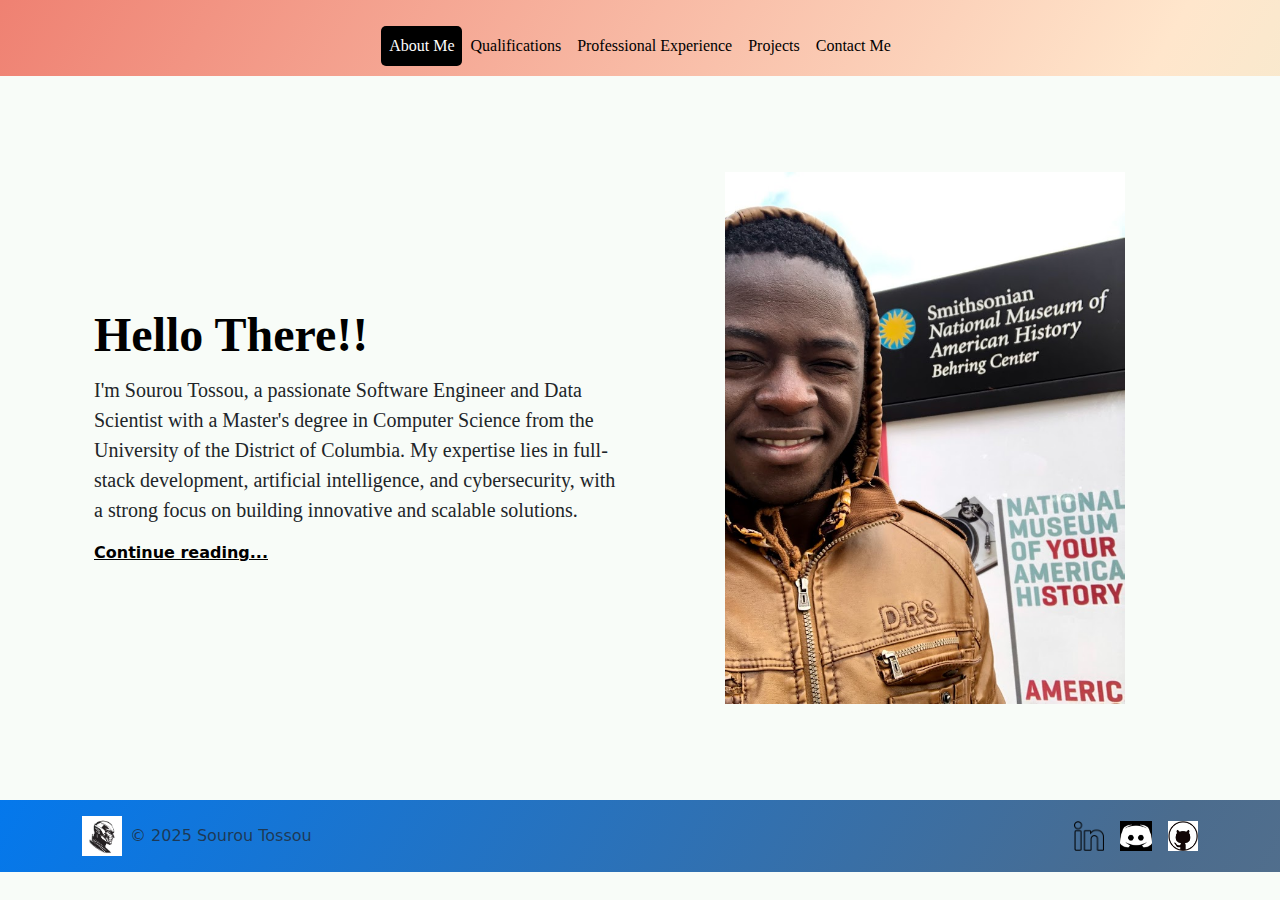
<file: index.html>
<!DOCTYPE html>
<html lang="en">
    <head>
        <meta charset="UTF-8">
        <meta name="viewport" content="width=device-width, initial-scale=1.0">
        <title>About Me</title>
        <link href="https://cdn.jsdelivr.net/npm/bootstrap@5.3.3/dist/css/bootstrap.min.css" rel="stylesheet" integrity="sha384-QWTKZyjpPEjISv5WaRU9OFeRpok6YctnYmDr5pNlyT2bRjXh0JMhjY6hW+ALEwIH" crossorigin="anonymous">
        <link rel="stylesheet" href="./styles.css">
        <script src="https://cdn.jsdelivr.net/npm/bootstrap@5.3.3/dist/js/bootstrap.bundle.min.js" integrity="sha384-YvpcrYf0tY3lHB60NNkmXc5s9fDVZLESaAA55NDzOxhy9GkcIdslK1eN7N6jIeHz" crossorigin="anonymous"></script>
    </head>
    <body>
      
        <!-- Header -->

          <section class="gradient-background">
            <nav class="navbar navbar-expand-lg">
              <div class="container">
                <button class="navbar-toggler" type="button" data-bs-toggle="collapse" data-bs-target="#navbarNavlightDropdown" 
                        aria-controls="navbarNavlightDropdown" aria-expanded="false" aria-label="Toggle navigation">
                  <span class="navbar-toggler-icon"></span>
                </button>
                
                <!-- Centered Navbar -->
                <div class="collapse navbar-collapse justify-content-center" id="navbarNavlightDropdown">
                  <ul class="navbar-nav text-center pt-3">
                    
                    <li class="nav-item">
                      <a href="#" class="nav-link btn btn-primary active" aria-current="page">About Me</a>
                    </li>
                    
                    <li class="nav-item">
                      <a href="./Skills_Achievements _Certifications_2.html" class="nav-link btn btn-outline-primary">Qualifications</a>
                    </li>
          
                    <li class="nav-item">
                      <a href="./Professional_Experience_3.html" class="nav-link btn btn-outline-primary">Professional Experience</a>
                    </li>
          
                    <li class="nav-item">
                      <a href="./Projects_4.html" class="nav-link btn btn-outline-primary">Projects</a>
                    </li>
          
                    <li class="nav-item">
                      <a href="./Contact_5.html" class="nav-link btn btn-outline-primary">Contact Me</a>
                    </li>
          
                  </ul>
                </div>
              </div>
            </nav>
          </section>
          
          


        <!-- </section> -->

        <!-- Introductory -->
        <section class="intro">
            <div class="container col-xxl-8 px-4 py-5">
                <div class="row flex-lg-row-reverse align-items-center g-5 py-5">
                  <div class="col-10 col-sm-12 col-lg-6">
                    <img src="./Attachments/Profile.jpg" class="d-block mx-lg-auto img-fluid" alt="Bootstrap Themes" width="400" height="200" loading="lazy">
                  </div>
                  <div class="col-lg-6">
                    <h1 class="display-5 fw-bold text-body-emphasis lh-1 mb-3">Hello There!!</h1>
                
                    <!-- First paragraph (always visible) -->
                    <p class="lead">
                      I'm Sourou Tossou, a passionate Software Engineer and Data Scientist with a Master's 
                      degree in Computer Science from the University of the District of Columbia. My expertise 
                      lies in full-stack development, artificial intelligence, and cybersecurity, with a strong 
                      focus on building innovative and scalable solutions. 
                    </p>
                
                    <!-- Hidden paragraph (collapsible) -->
                    <div class="collapse" id="moreContent">
                      <p class="lead">
                        I have developed projects ranging from AI-driven sentiment analysis to deep learning-based 
                        mobile threat detection and full-stack web applications. With experience in Python, Java, 
                        JavaScript, Flask, React, AWS, and NLP, I thrive at the intersection of software development 
                        and cutting-edge AI technologies. Beyond coding, I enjoy mentoring students and collaborating 
                        on research that pushes technological boundaries. Explore my work and let's create something 
                        impactful together!!! <span style='font-size:20px;'>&#128521;</span>
                      </p>
                    </div>
                
                    <!-- Continue Reading Button -->
                    <a class="text-body-emphasis fw-bold" data-bs-toggle="collapse" href="#moreContent" role="button" aria-expanded="false" aria-controls="moreContent">
                      Continue reading...
                    </a>
                  </div>
                </div>
              </div>
        </section> 


        <!--Footer-->
        <section class="footer gradient-background-footer">
          <div class="container">
            <footer class="d-flex flex-wrap justify-content-between align-items-center py-3">
              <div class="col-md-4 d-flex align-items-center">
                <a href="/" class="mb-3 me-2 mb-md-0 text-body-secondary text-decoration-none lh-1">
                  <img src="./Attachments/my_logo.png" alt="My Logo" height="40px">
                </a>
                <span class="mb-3 mb-md-0 text-body-secondary">© 2025 Sourou Tossou</span>
              </div>
          
              <ul class="nav col-md-4 justify-content-end list-unstyled d-flex">
                <li class="ms-3"><a class="text-body-secondary" href="https://www.linkedin.com/in/sourou-tossou-9b07b41a2/"><img src="./Attachments/linkedIn logo.png" alt="linkedIn" height="30px"></a></li>
                <li class="ms-3"><a class="text-body-secondary" href="https://discord.com/"target="_blank"><img src="./Attachments/discord_logo.png" alt="discord" height="30px"></a></li>
                <li class="ms-3"><a class="text-body-secondary" href="https://github.com/s0ur0u"><img src="./Attachments/github logo.png" alt="github" height="30px"></a></li>
              </ul>
            </footer>
          </div>
        </section>
    </body>
</html>
</file>
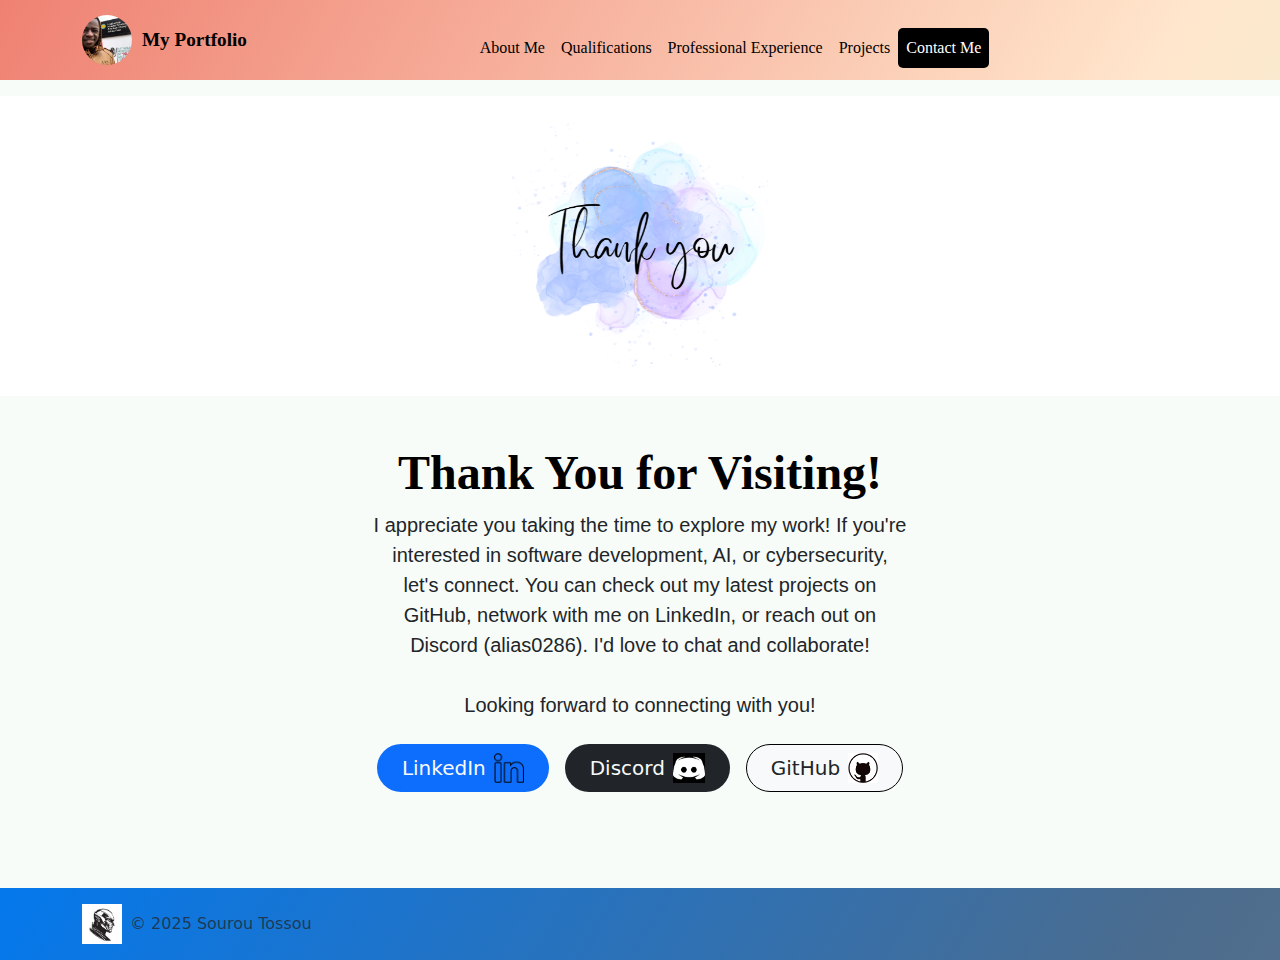
<file: Contact_5.html>
<!DOCTYPE html>
<html lang="en">
    <head>
        <meta charset="UTF-8">
        <meta name="viewport" content="width=device-width, initial-scale=1.0">
        <title>Contact Me</title>
        <link href="https://cdn.jsdelivr.net/npm/bootstrap@5.3.3/dist/css/bootstrap.min.css" rel="stylesheet" integrity="sha384-QWTKZyjpPEjISv5WaRU9OFeRpok6YctnYmDr5pNlyT2bRjXh0JMhjY6hW+ALEwIH" crossorigin="anonymous">
        <link rel="stylesheet" href="./styles.css">
    </head>

    <body>
        <section class="gradient-background">
            <nav class="navbar navbar-expand-lg">
              <div class="container">

                <!-- Left: Profile Picture & Logo -->
                <a class="navbar-brand" href="./index.html">
                    <img src="./Attachments/Profile.jpg" alt="Profile Picture">
                    <span>My Portfolio</span> <!-- Show logo only in large screens -->
                </a>

                <button class="navbar-toggler" type="button" data-bs-toggle="collapse" data-bs-target="#navbarNavlightDropdown" aria-controls="navbarNavlightDropdown" aria-expanded="false" aria-label="Toggle navigation">
                    <img src="./Attachments/Profile.jpg" alt="Profile Picture">
                  </button>
                
                <!-- Centered Navbar -->
                <div class="collapse navbar-collapse justify-content-center" id="navbarNavlightDropdown">
                  <ul class="navbar-nav text-center pt-3">
                        
                        <li class="nav-item">
                            <a href="./index.html" class="nav-link btn btn-outline-primary">About Me</a>
                        </li>
                        
                        <li class="nav-item">
                            <a href="./Skills_Achievements _Certifications_2.html" class="nav-link btn btn-outline-primary">Qualifications</a>
                            </li>
                
                        <li class="nav-item">
                            <a href="./Professional_Experience_3.html" class="nav-link btn btn-outline-primary">Professional Experience</a>
                        </li>
                
                        <li class="nav-item">
                            <a href="./Projects_4.html" class="nav-link btn btn-outline-primary">Projects</a>
                        </li>
                
                        <li class="nav-item">
                            <a href="#" class="nav-link btn btn-primary active" aria-current="page">Contact Me</a>
                        </li>
                
                        </ul>
                    </div>
                </div>
            </nav>
        </section>


        <!--Thank You caroussel-->
        <section>
          <div class="bd-example my-3 border-0 carou-note">
            <div id="carouselExampleSlidesOnly" class="carousel slide" data-bs-ride="carousel">
              <div class="carousel-inner text-center">
                <div class="carousel-item active">
                  <img src="./Attachments/thanks_1.jpg" class="d-block mx-auto" alt="Thanks 1" width="400" height="300">
                </div>
                <div class="carousel-item">
                  <img src="./Attachments/thanks_2.jpg" class="d-block mx-auto" alt="Thanks 2" width="400" height="300">
                </div>
                <div class="carousel-item">
                  <img src="./Attachments/thanks_3.jpg" class="d-block mx-auto" alt="Thanks 3" width="400" height="300">
                </div>
              </div>
              
              <!-- Optional: Navigation Controls -->

              <button class="carousel-control-prev" type="button" data-bs-target="#carouselExampleSlidesOnly" data-bs-slide="prev">
                <span class="carousel-control-prev-icon" aria-hidden="true"></span>
                <span class="visually-hidden">Previous</span>
              </button>
              <button class="carousel-control-next" type="button" data-bs-target="#carouselExampleSlidesOnly" data-bs-slide="next">
                <span class="carousel-control-next-icon" aria-hidden="true"></span>
                <span class="visually-hidden">Next</span>
              </button>
            </div>
          </div>
        </section>
        
                <!--Thank You caroussel-->
        <section>
          <div class="container">
            <div class="px-4 pb-5 my-5 text-center">
              <h2 class="display-5 fw-bold text-body-emphasis">Thank You for Visiting!</h2>
              <div class="col-lg-6 mx-auto">
                <p class="lead mb-4" style="font-family: 'Poppins', sans-serif">
                  I appreciate you taking the time to explore my work! If you're interested 
                  in software development, AI, or cybersecurity, let's connect. You can check 
                  out my latest projects on <b>GitHub</b>, network with me on <b>LinkedIn</b>, or reach out 
                  on <b>Discord (alias0286)</b>. I'd love to chat and collaborate!
                  <br><br>
                  Looking forward to connecting with you!                
                </p>
                
                <div class="d-grid gap-3 d-sm-flex justify-content-sm-center">
                  <a href="https://www.linkedin.com/in/sourou-tossou-9b07b41a2/" 
                      class="btn bg-primary text-light d-inline-flex align-items-center btn-lg px-4 rounded-pill">
                    LinkedIn 
                    <img class="ms-2" src="./Attachments/linkedIn logo.png" alt="LinkedIn" height="30px">
                  </a>
                  
                  <a href="https://discord.com/" 
                      class="btn bg-dark text-light d-inline-flex align-items-center btn-lg px-4 rounded-pill">
                    Discord 
                    <img class="ms-2" src="./Attachments/discord_logo.png" alt="Discord" height="30px">
                  </a>
                  
                  <a href="https://github.com/s0ur0u" 
                      class="btn border-black bg-light text-dark d-inline-flex align-items-center btn-lg px-4 rounded-pill">
                    GitHub 
                    <img class="ms-2" src="./Attachments/github logo.png" alt="GitHub" height="30px">
                  </a>
                </div>
              </div>
            </div>
          </div>
        </section>
                

        <!--Footer-->
        <section class="footer gradient-background-footer">
            <div class="container">
              <footer class="d-flex flex-wrap justify-content-between align-items-center py-3">
                <div class="col-md-4 d-flex align-items-center">
                  <a href="/" class="mb-3 me-2 mb-md-0 text-body-secondary text-decoration-none lh-1">
                    <img src="./Attachments/my_logo.png" alt="My Logo" height="40px">
                  </a>
                  <span class="mb-3 mb-md-0 text-body-secondary">© 2025 Sourou Tossou</span>
                </div>
              </footer>
            </div>
          </section>
    </body>
    <script src="https://cdn.jsdelivr.net/npm/bootstrap@5.3.3/dist/js/bootstrap.bundle.min.js" integrity="sha384-YvpcrYf0tY3lHB60NNkmXc5s9fDVZLESaAA55NDzOxhy9GkcIdslK1eN7N6jIeHz" crossorigin="anonymous"></script>
</html>
</file>
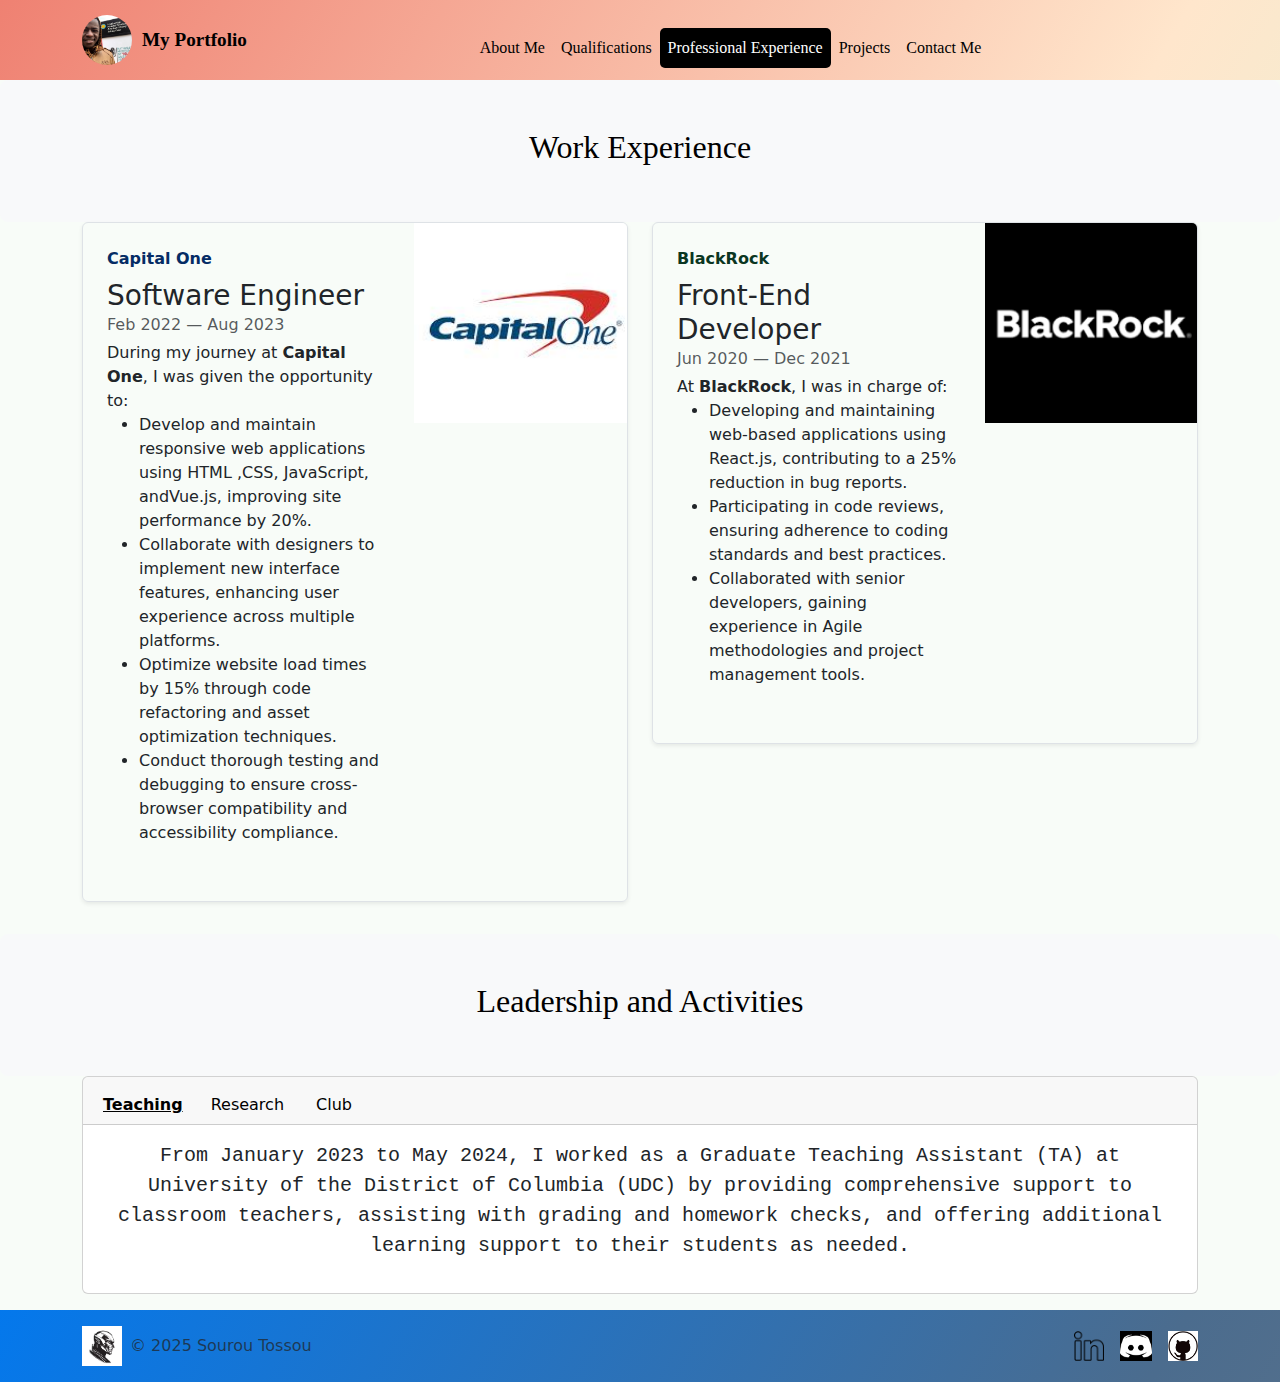
<file: Professional_Experience_3.html>
<!DOCTYPE html>
<html lang="en">
    <head>
        <meta charset="UTF-8">
        <meta name="viewport" content="width=device-width, initial-scale=1.0">
        <title>Professional Experience</title>
        <link href="https://cdn.jsdelivr.net/npm/bootstrap@5.3.3/dist/css/bootstrap.min.css" rel="stylesheet" integrity="sha384-QWTKZyjpPEjISv5WaRU9OFeRpok6YctnYmDr5pNlyT2bRjXh0JMhjY6hW+ALEwIH" crossorigin="anonymous">
        <link rel="stylesheet" href="./styles.css">
    </head>
    <body>

        <!-- Header -->

        <section class="gradient-background">
          <nav class="navbar navbar-expand-lg">
            <div class="container">

              <!-- Left: Profile Picture & Logo -->
              <a class="navbar-brand" href="./index.html">
                  <img src="./Attachments/Profile.jpg" alt="Profile Picture">
                  <span>My Portfolio</span> <!-- Show logo only in large screens -->
              </a>

              <button class="navbar-toggler" type="button" data-bs-toggle="collapse" data-bs-target="#navbarNavlightDropdown" aria-controls="navbarNavlightDropdown" aria-expanded="false" aria-label="Toggle navigation">
                  <img src="./Attachments/Profile.jpg" alt="Profile Picture">
                </button>
              
              <!-- Centered Navbar -->
              <div class="collapse navbar-collapse justify-content-center" id="navbarNavlightDropdown">
                <ul class="navbar-nav text-center pt-3">
                    
                    <li class="nav-item">
                        <a href="./index.html" class="nav-link btn btn-outline-primary">About Me</a>
                    </li>
                    
                    <li class="nav-item">
                        <a href="./Skills_Achievements _Certifications_2.html" class="nav-link btn btn-outline-primary">Qualifications</a>
                      </li>
          
                    <li class="nav-item">
                        <a href="#" class="nav-link btn btn-primary active" aria-current="page">Professional Experience</a>
                    </li>
          
                    <li class="nav-item">
                      <a href="./Projects_4.html" class="nav-link btn btn-outline-primary">Projects</a>
                    </li>
          
                    <li class="nav-item">
                      <a href="./Contact_5.html" class="nav-link btn btn-outline-primary">Contact Me</a>
                    </li>
          
                  </ul>
                </div>
              </div>
            </nav>
          </section>


        <!--Work Experience-->
        <section>
          <div class="p-5 text-center bg-body-tertiary rounded-3">
              <h2 class="text-body-emphasis">Work Experience</h2>
          </div>

          <div class="container">
            <div class="row mb-2">
              <div class="col-md-6">
                <div class="row g-0 border rounded overflow-hidden flex-md-row mb-4 shadow-sm h-md-250 position-relative">
                  <div class="col p-4 d-flex flex-column position-static">
                    <strong class="d-inline-block mb-2 text-primary-emphasis">Capital One</strong>
                    <h3 class="mb-0">Software Engineer</h3>
                    <div class="mb-1 text-body-secondary">Feb 2022 — Aug 2023</div>
                    <p class="card-text mb-auto">
                      During my journey at <b>Capital One</b>, I was given the opportunity to: 
                      <ul>
                        <li>Develop and maintain responsive web applications using HTML ,CSS, JavaScript, andVue.js, improving site performance by 20%.</li>
                        <li>Collaborate with designers to implement new interface features, enhancing user experience across multiple platforms.</li>
                        <li>Optimize website load times by 15% through code refactoring and asset optimization techniques.</li>
                        <li>Conduct thorough testing and debugging to ensure cross-browser compatibility and accessibility compliance.</li>
                      </ul>
                    </p>
                  </div>
                  <div class="col-auto d-none d-lg-block">
                    <img src="./Attachments/CapitalOne Logo.jpg" alt="Capita One Bank" height="200">
                  </div>
                </div>
              </div>

              <div class="col-md-6">
                <div class="row g-0 border rounded overflow-hidden flex-md-row mb-4 shadow-sm h-md-250 position-relative">
                  <div class="col p-4 d-flex flex-column position-static">
                    <strong class="d-inline-block mb-2 text-success-emphasis">BlackRock</strong>
                    <h3 class="mb-0">Front-End Developer</h3>
                    <div class="mb-1 text-body-secondary">Jun 2020 — Dec 2021</div>
                    <p class="card-text mb-auto">
                      At <b>BlackRock</b>, I was in charge of: 
                      <ul>
                        <li>Developing and maintaining web-based applications using React.js, contributing to a 25% reduction in bug reports.</li>
                        <li>Participating in code reviews, ensuring adherence to coding standards and best practices.</li>
                        <li> Collaborated with senior developers, gaining experience in Agile methodologies and project management tools.</li>
                      </ul>
                    </p>                  
                  </div>
                  <div class="col-auto d-none d-lg-block">
                    <img src="./Attachments/BlackRock logo.png" height= "200" alt="BlackRock logo">
                  </div>
                </div>
              </div>
            </div>
          </div>
        </section>

                <!--Leadership and Activities-->
        <section>
          <div class="p-5 text-center bg-body-tertiary rounded-3">
            <h2 class="text-body-emphasis">Leadership and Activities</h2>
          </div>
          <div class="container mb-3">
            <div class="card text-center">
              <div class="card-header">
                <ul class="nav nav-tabs card-header-tabs" id="myTab" role="tablist">
                  <li class="nav-item">
                    <button class="nav-link active" data-bs-toggle="tab" data-bs-target="#content1" type="button">Teaching</button>
                  </li>
                  <li class="nav-item">
                    <button class="nav-link" data-bs-toggle="tab" data-bs-target="#content2" type="button">Research</button>
                  </li>
                  <li class="nav-item">
                    <button class="nav-link" data-bs-toggle="tab" data-bs-target="#content3" type="button">Club</button>
                  </li>
                </ul>
              </div>
              <!-- Card Content -->
              <div class="card-body">
                <div class="tab-content">
                  <div class="tab-pane fade show active" id="content1">
                    <p class="lead">
                      From January 2023 to May 2024, I worked as a Graduate Teaching Assistant (TA) at University of the District of Columbia (UDC) 
                      by providing comprehensive support to classroom teachers, assisting with grading and homework checks, and offering additional
                      learning support to their students as needed.                    
                    </p>
                  </div>
                  <div class="tab-pane fade" id="content2">
                    <p class="lead">
                      From January 2021 to May 2021, I worked as an Undergraduate Research Assistant (URA) at UDC while collecting and analyzing data 
                      for an NSF-funded project and collaborated on implementing a mortality prediction model using Python, Tableau, and Rapid Minor. 
                      Our project received a recognition from the NSF following its presentation.
                    </p>
                  </div>
                  <div class="tab-pane fade" id="content3">
                    <p class="lead">
                      My involvement in multiple leadership and community engagement activities such as the National Society of Black Engineers (NSBE) 
                      has strengthened my ability to inspire teams and drive impactful projects. I actively contribute to tech communities and volunteer 
                      in initiatives that empower underrepresented individuals in STEM.
                    </p>
                  </div>
                </div>
              </div>
            </div>
          </div>
        </section>

        <!--Footer-->
        <section class="footer gradient-background-footer">
          <div class="container">
            <footer class="d-flex flex-wrap justify-content-between align-items-center py-3">
              <div class="col-md-4 d-flex align-items-center">
                <a href="/" class="mb-3 me-2 mb-md-0 text-body-secondary text-decoration-none lh-1">
                  <img src="./Attachments/my_logo.png" alt="My Logo" height="40px">
                </a>
                <span class="mb-3 mb-md-0 text-body-secondary">© 2025 Sourou Tossou</span>
              </div>
          
              <ul class="nav col-md-4 justify-content-end list-unstyled d-flex">
                <li class="ms-3"><a class="text-body-secondary" href="https://www.linkedin.com/in/sourou-tossou-9b07b41a2/"><img src="./Attachments/linkedIn logo.png" alt="linkedIn" height="30px"></a></li>
                <li class="ms-3"><a class="text-body-secondary" href="https://discord.com/"target="_blank"><img src="./Attachments/discord_logo.png" alt="discord" height="30px"></a></li>
                <li class="ms-3"><a class="text-body-secondary" href="https://github.com/s0ur0u"><img src="./Attachments/github logo.png" alt="github" height="30px"></a></li>
              </ul>
            </footer>
          </div>
        </section>
    </body>
    <script src="https://cdn.jsdelivr.net/npm/bootstrap@5.3.3/dist/js/bootstrap.bundle.min.js" integrity="sha384-YvpcrYf0tY3lHB60NNkmXc5s9fDVZLESaAA55NDzOxhy9GkcIdslK1eN7N6jIeHz" crossorigin="anonymous"></script>
</html>
</file>
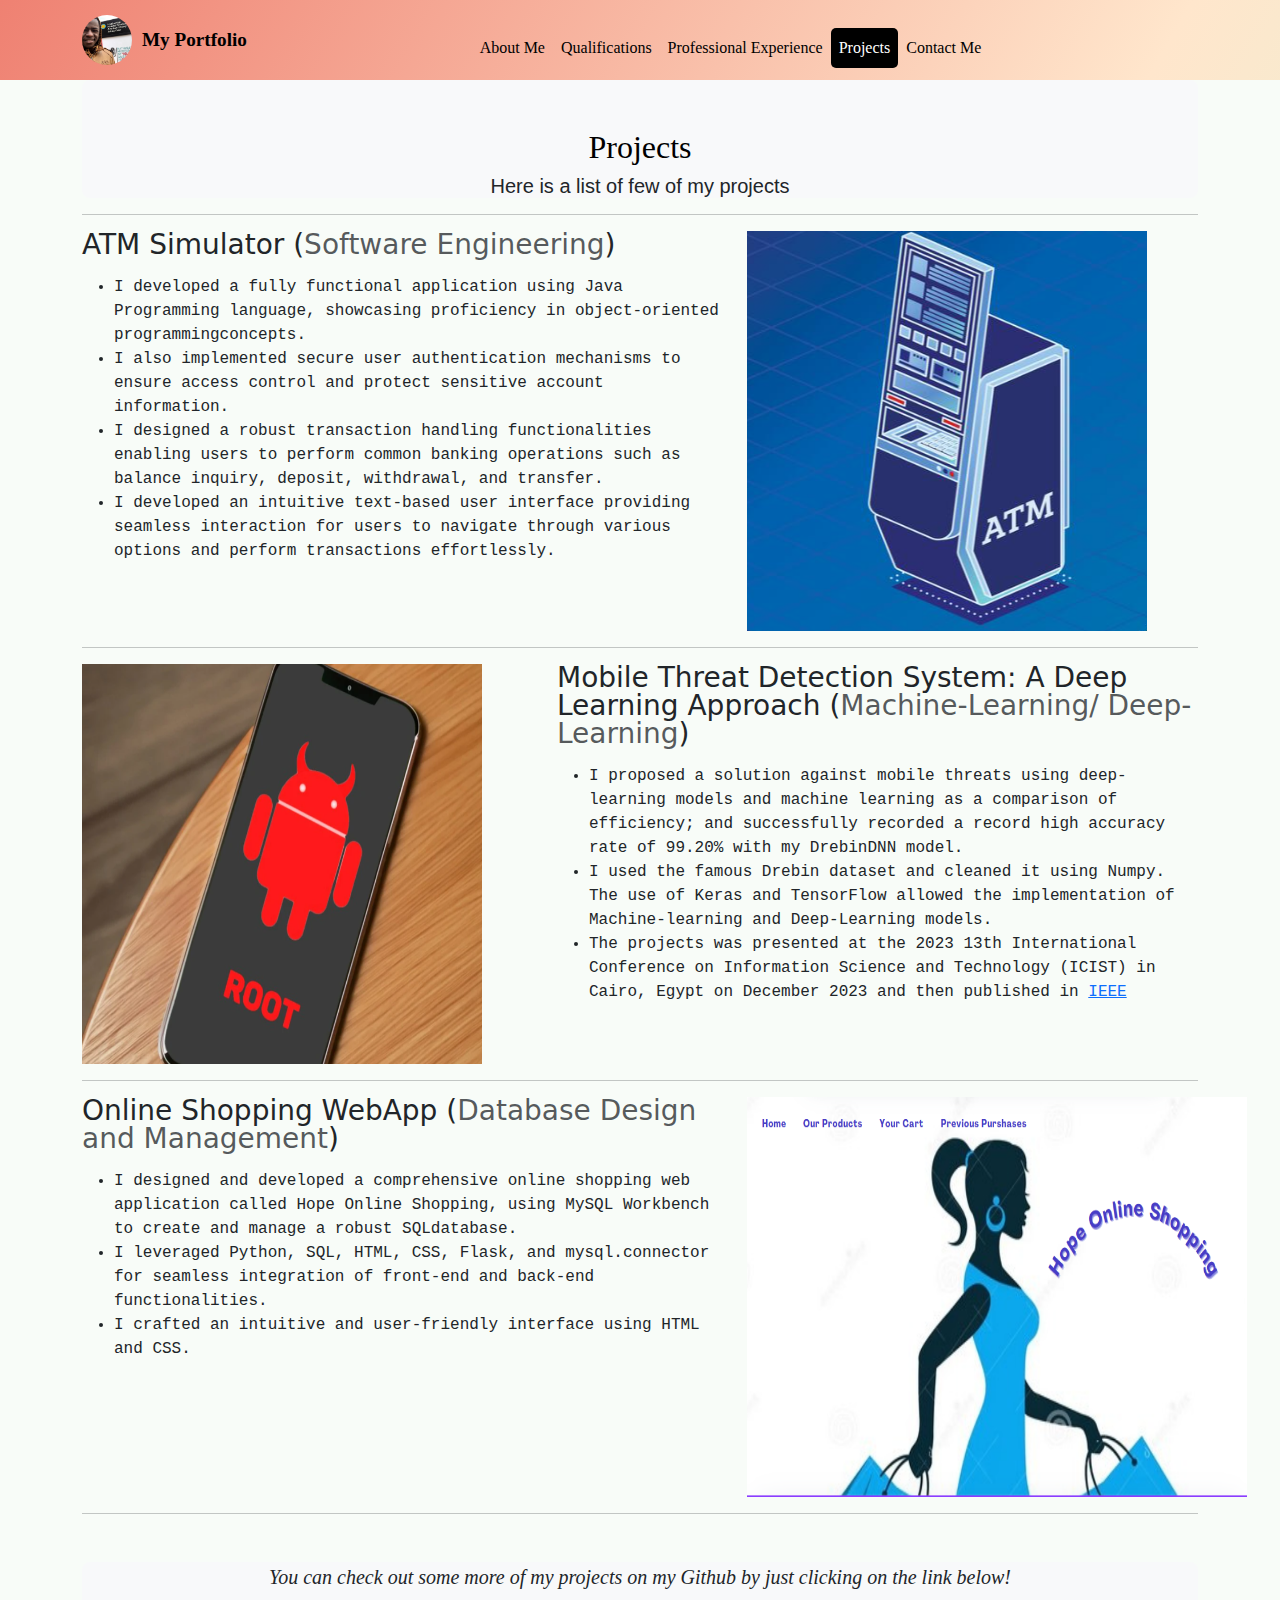
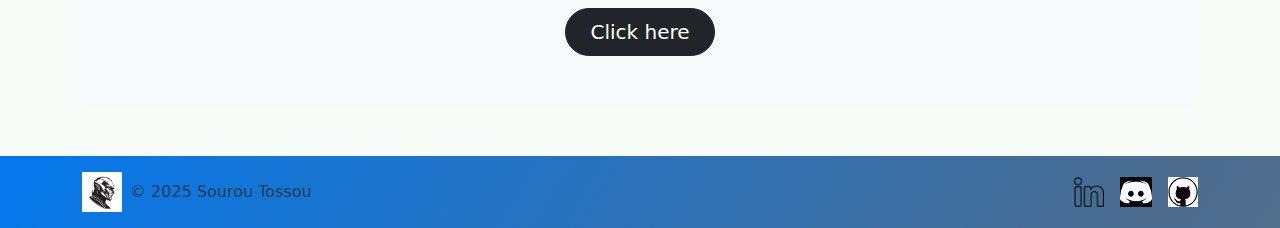
<file: Projects_4.html>
<!DOCTYPE html>
<html lang="en">
    <head>
        <meta charset="UTF-8">
        <meta name="viewport" content="width=device-width, initial-scale=1.0">
        <title>Projects</title>
        <link href="https://cdn.jsdelivr.net/npm/bootstrap@5.3.3/dist/css/bootstrap.min.css" rel="stylesheet" integrity="sha384-QWTKZyjpPEjISv5WaRU9OFeRpok6YctnYmDr5pNlyT2bRjXh0JMhjY6hW+ALEwIH" crossorigin="anonymous">
        <link rel="stylesheet" href="./styles.css">
    </head>
    <body>

      <!-- Header -->
        <section class="gradient-background">
            <nav class="navbar navbar-expand-lg">
              <div class="container">

                <!-- Left: Profile Picture & Logo -->
                <a class="navbar-brand" href="./index.html">
                    <img src="./Attachments/Profile.jpg" alt="Profile Picture">
                    <span>My Portfolio</span> <!-- Show logo only in large screens -->
                </a>

                <button class="navbar-toggler" type="button" data-bs-toggle="collapse" data-bs-target="#navbarNavlightDropdown" aria-controls="navbarNavlightDropdown" aria-expanded="false" aria-label="Toggle navigation">
                    <img src="./Attachments/Profile.jpg" alt="Profile Picture">
                  </button>
                
                <!-- Centered Navbar -->
                <div class="collapse navbar-collapse justify-content-center" id="navbarNavlightDropdown">
                  <ul class="navbar-nav text-center pt-3">
                        
                        <li class="nav-item">
                            <a href="./index.html" class="nav-link btn btn-outline-primary">About Me</a>
                        </li>
                        
                        <li class="nav-item">
                            <a href="./Skills_Achievements _Certifications_2.html" class="nav-link btn btn-outline-primary">Qualifications</a>
                            </li>
                
                        <li class="nav-item">
                            <a href="./Professional_Experience_3.html" class="nav-link btn btn-outline-primary">Professional Experience</a>
                        </li>
                
                        <li class="nav-item">
                            <a href="#" class="nav-link btn btn-primary active" aria-current="page">Projects</a>
                        </li>
                
                        <li class="nav-item">
                            <a href="./Contact_5.html" class="nav-link btn btn-outline-primary">Contact Me</a>
                        </li>
                
                        </ul>
                    </div>
                </div>
            </nav>
        </section>


        <!--Projects-->
        <section>
          <div class="container marketing">
            <div class="pt-5 text-center bg-body-tertiary rounded-3">
              <h2 class="text-body-emphasis">Projects</h2>
              <h5>Here is a list of few of my projects</h5>
            </div>
      
          <hr class="featurette-divider">
      
          <div class="row featurette">
            <div class="col-md-7">
              <h3 class="featurette-heading fw-normal lh-1">ATM Simulator (<span class="text-body-secondary">Software Engineering</span>)</h3>
              <p class="lead">
                <ul>
                  <li>I developed a fully functional application using Java Programming language, showcasing proficiency in object-oriented
                    programmingconcepts.</li>
                  <li>I also implemented secure user authentication mechanisms to ensure access control and protect sensitive account information.</li>
                  <li>I designed a robust transaction handling functionalities enabling users to perform common banking operations such as balance
                    inquiry, deposit, withdrawal, and transfer.</li>
                  <li>I developed an intuitive text-based user interface providing seamless interaction for users to navigate through various options and
                    perform transactions effortlessly.</li>
                </ul>
              </p>
            </div>
            <div class="col-md-5">
              <img src="./Attachments/ATM Simulator Image.PNG" alt="ATM" width="400" height="400">
              <!-- <svg class="bd-placeholder-img bd-placeholder-img-lg featurette-image img-fluid mx-auto" width="500" height="500" xmlns="http://www.w3.org/2000/svg" role="img" aria-label="Placeholder: 500x500" preserveAspectRatio="xMidYMid slice" focusable="false"><title>Placeholder</title><rect width="100%" height="100%" fill="var(--bs-secondary-bg)"></rect><text x="50%" y="50%" fill="var(--bs-secondary-color)" dy=".3em">500x500</text></svg> -->
            </div>
          </div>
      
          <hr class="featurette-divider">
      
          <div class="row featurette">
            <div class="col-md-7 order-md-2">
              <h3 class="featurette-heading fw-normal lh-1">Mobile Threat Detection System: A Deep Learning Approach (<span class="text-body-secondary">Machine-Learning/ Deep-Learning</span>)</h3>
              <p class="lead">
                <ul>
                  <li>I proposed a solution against mobile threats using deep-learning models and machine learning as a comparison of efficiency;
                    and successfully recorded a record high accuracy rate of 99.20% with my DrebinDNN model.</li>
                  <li>I used the famous Drebin dataset and cleaned it using Numpy. The use of Keras and TensorFlow allowed the implementation of
                    Machine-learning and Deep-Learning models.</li>
                  <li> The projects was presented at the 2023 13th International Conference on Information Science and Technology (ICIST) in Cairo, Egypt on
                    December 2023 and then published in <a href="https://ieeexplore.ieee.org/iel7/10366518/10366520/10367120.pdf">IEEE</a></li>
                </ul>            
              </p>
            </div>
            <div class="col-md-5 order-md-1">
              <img src="./Attachments/Mobile Threat Image.PNG" alt="mobile threat logo" width="400" height="400">
              <!-- <svg class="bd-placeholder-img bd-placeholder-img-lg featurette-image img-fluid mx-auto" width="500" height="500" xmlns="http://www.w3.org/2000/svg" role="img" aria-label="Placeholder: 500x500" preserveAspectRatio="xMidYMid slice" focusable="false"><title>Placeholder</title><rect width="100%" height="100%" fill="var(--bs-secondary-bg)"></rect><text x="50%" y="50%" fill="var(--bs-secondary-color)" dy=".3em">500x500</text></svg> -->
            </div>
          </div>
      
          <hr class="featurette-divider">
      
          <div class="row featurette">
            <div class="col-md-7">
              <h3 class="featurette-heading fw-normal lh-1">Online Shopping WebApp (<span class="text-body-secondary">Database Design and Management</span>)</h3>
              <p class="lead">
                <ul>
                  <li>I designed and developed a comprehensive online shopping web application called Hope Online Shopping, using MySQL Workbench to create and 
                    manage a robust SQLdatabase.</li>
                  <li>I leveraged Python, SQL, HTML, CSS, Flask, and mysql.connector for seamless integration of front-end and back-end functionalities.</li>
                  <li>I crafted an intuitive and user-friendly interface using HTML and CSS.</li>
                </ul>             
              </p>
            </div>
            <div class="col-md-5">
              <img src="./Attachments/Online Shopping Image.PNG" alt="mobile threat logo" width="500" height="400">
            </div>
          </div>
      
          <hr class="featurette-divider">
        </div>
        </section> 

      <!--Form more-->
      <div class="container my-5">
        <div class="pb-1 text-center bg-body-tertiary rounded-3">
          <p class="lead fst-italic">
            You can check out some more of my projects on my Github by just clicking on the link below!
          </p>
          <div class="d-inline-flex gap-2 mb-5">
            <a href="https://github.com/s0ur0u" class="btn btn-dark d-inline-flex align-items-center btn btn-dark btn-lg px-4 rounded-pill">
              Click here</a>
          </div>
        </div>
      </div>

        <!--Footer-->
        <section class="footer gradient-background-footer">
            <div class="container">
              <footer class="d-flex flex-wrap justify-content-between align-items-center py-3">
                <div class="col-md-4 d-flex align-items-center">
                  <a href="/" class="mb-3 me-2 mb-md-0 text-body-secondary text-decoration-none lh-1">
                    <img src="./Attachments/my_logo.png" alt="My Logo" height="40px">
                  </a>
                  <span class="mb-3 mb-md-0 text-body-secondary">© 2025 Sourou Tossou</span>
                </div>
            
                <ul class="nav col-md-4 justify-content-end list-unstyled d-flex">
                  <li class="ms-3"><a class="text-body-secondary" href="https://www.linkedin.com/in/sourou-tossou-9b07b41a2/"><img src="./Attachments/linkedIn logo.png" alt="linkedIn" height="30px"></a></li>
                  <li class="ms-3"><a class="text-body-secondary" href="https://discord.com/"target="_blank"><img src="./Attachments/discord_logo.png" alt="discord" height="30px"></a></li>
                  <li class="ms-3"><a class="text-body-secondary" href="https://github.com/s0ur0u"><img src="./Attachments/github logo.png" alt="github" height="30px"></a></li>
                </ul>
              </footer>
            </div>
          </section>
    </body>
    <script src="https://cdn.jsdelivr.net/npm/bootstrap@5.3.3/dist/js/bootstrap.bundle.min.js" integrity="sha384-YvpcrYf0tY3lHB60NNkmXc5s9fDVZLESaAA55NDzOxhy9GkcIdslK1eN7N6jIeHz" crossorigin="anonymous"></script>
</html>
</file>
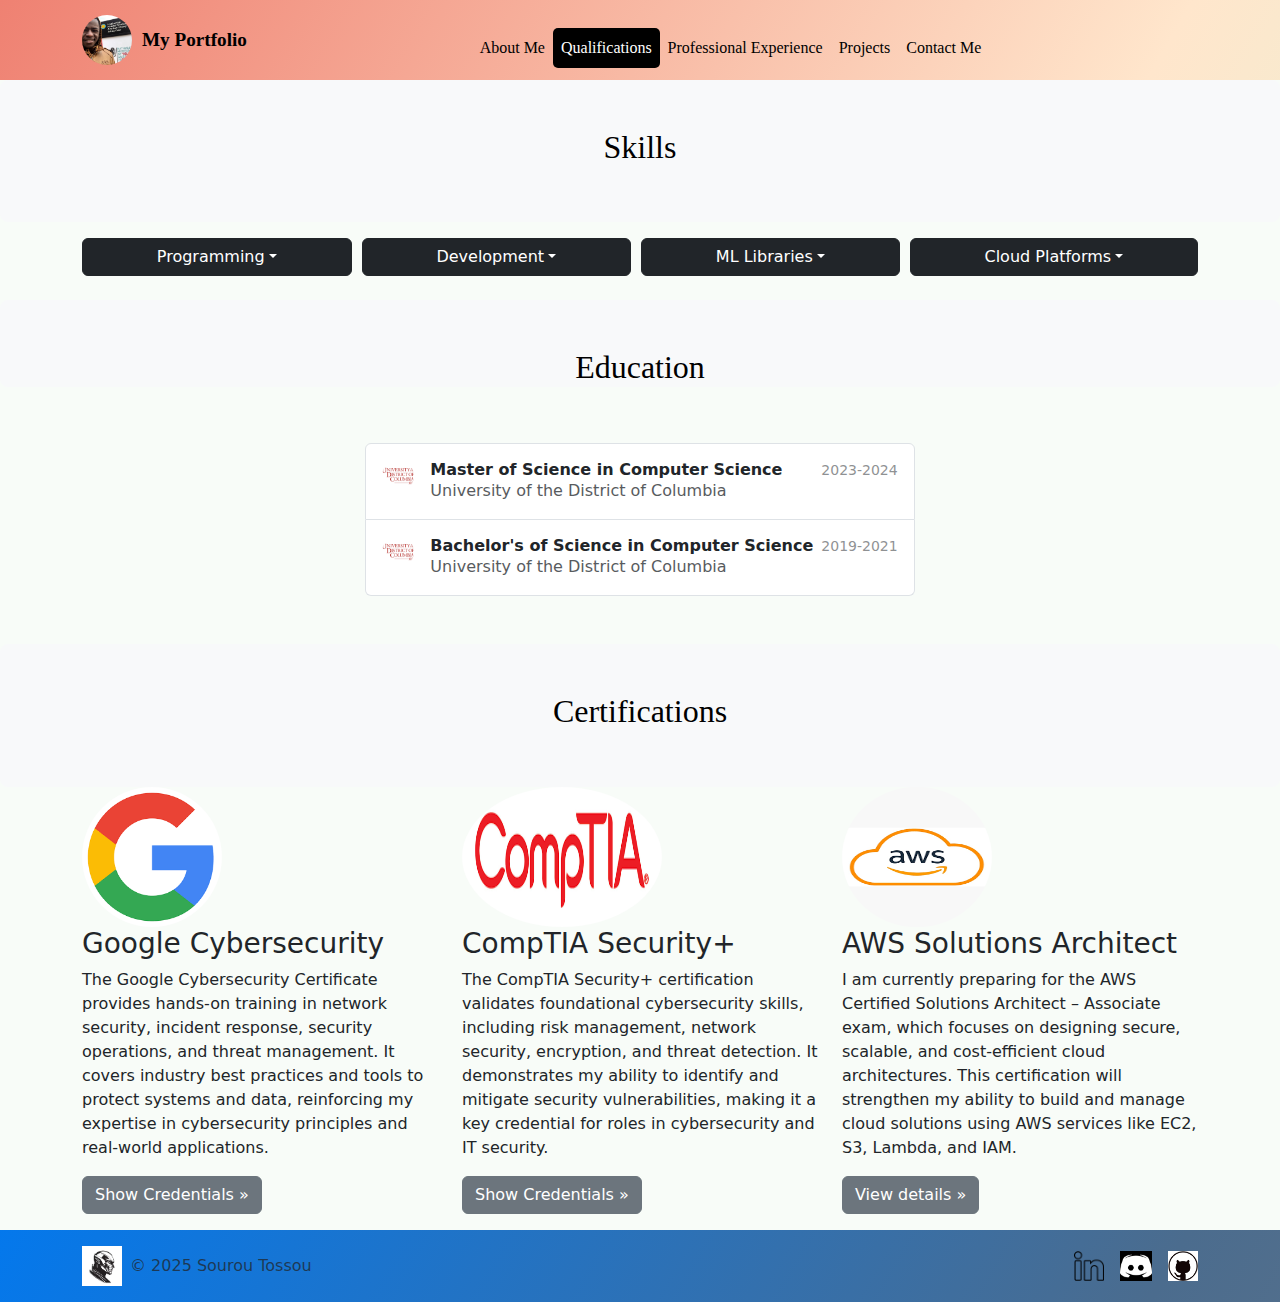
<file: Skills_Achievements _Certifications_2.html>
<!DOCTYPE html>
<html lang="en">
    <head>
        <meta charset="UTF-8">
        <meta name="viewport" content="width=device-width, initial-scale=1.0">
        <title>Qualifications</title>
        <link href="https://cdn.jsdelivr.net/npm/bootstrap@5.3.3/dist/css/bootstrap.min.css" rel="stylesheet" integrity="sha384-QWTKZyjpPEjISv5WaRU9OFeRpok6YctnYmDr5pNlyT2bRjXh0JMhjY6hW+ALEwIH" crossorigin="anonymous">
        <link rel="stylesheet" href="./styles.css">
    </head>
    <body>

        <!-- Header -->

        <section class="gradient-background">
            <nav class="navbar navbar-expand-lg">
              <div class="container">

                <!-- Left: Profile Picture & Logo -->
                <a class="navbar-brand" href="./index.html">
                    <img src="./Attachments/Profile.jpg" alt="Profile Picture">
                    <span>My Portfolio</span> <!-- Show logo only in large screens -->
                </a>

                <button class="navbar-toggler" type="button" data-bs-toggle="collapse" data-bs-target="#navbarNavlightDropdown" aria-controls="navbarNavlightDropdown" aria-expanded="false" aria-label="Toggle navigation">
                    <img src="./Attachments/Profile.jpg" alt="Profile Picture">
                  </button>
                
                <!-- Centered Navbar -->
                <div class="collapse navbar-collapse justify-content-center" id="navbarNavlightDropdown">
                  <ul class="navbar-nav text-center pt-3">
                        
                        <li class="nav-item">
                            <a href="./index.html" class="nav-link btn btn-outline-primary">About Me</a>
                        </li>
                        
                        <li class="nav-item">
                            <a href="#" class="nav-link btn btn-primary active" aria-current="page">Qualifications</a>
                            </li>
                
                        <li class="nav-item">
                            <a href="./Professional_Experience_3.html" class="nav-link btn btn-outline-primary">Professional Experience</a>
                        </li>
                
                        <li class="nav-item">
                            <a href="./Projects_4.html" class="nav-link btn btn-outline-primary">Projects</a>
                        </li>
                
                        <li class="nav-item">
                            <a href="./Contact_5.html" class="nav-link btn btn-outline-primary">Contact Me</a>
                        </li>
                
                        </ul>
                    </div>
                </div>
            </nav>
        </section>

        <!--Skills-->
        <section>
            <div class="p-5 text-center bg-body-tertiary rounded-3">
                <h2 class="text-body-emphasis">Skills</h2>
            </div>
            
            <div class="container">
                <!-- Button Group -->
                <div class="btn-container mt-3">
                <a class="btn btn-dark dropdown-toggle" data-bs-toggle="collapse" href="#multiCollapseExample1" role="button" aria-expanded="false" aria-controls="multiCollapseExample1">Programming</a>
                <button class="btn btn-dark dropdown-toggle" type="button" data-bs-toggle="collapse" data-bs-target="#multiCollapseExample2" aria-expanded="false" aria-controls="multiCollapseExample2">Development</button>
                <button class="btn btn-dark dropdown-toggle" type="button" data-bs-toggle="collapse" data-bs-target="#multiCollapseExample3" aria-expanded="false" aria-controls="multiCollapseExample3">ML Libraries</button>
                <button class="btn btn-dark dropdown-toggle" type="button" data-bs-toggle="collapse" data-bs-target="#multiCollapseExample4" aria-expanded="false" aria-controls="multiCollapseExample4">Cloud Platforms</button>
                </div>
            
                <!-- Collapse Content -->
                <div class="row mt-4">
                    <div class="col">
                        <div class="collapse multi-collapse" id="multiCollapseExample1">
                        <div class="card card-body">
                            <p>That is the list of the <b>Programming languages</b> and years of experience.</p>
                            <ol class="list-group list-group-numbered">
                                <li class="list-group-item d-flex justify-content-between align-items-start">
                                <div class="ms-2 me-auto">
                                    <div class="fw-bold">Python</div>
                                </div>
                                <span class="badge text-bg-primary rounded-pill">5yrs</span>
                                </li>
                                <li class="list-group-item d-flex justify-content-between align-items-start">
                                <div class="ms-2 me-auto">
                                    <div class="fw-bold">Java</div>
                                </div>
                                <span class="badge text-bg-primary rounded-pill">5yrs</span>
                                </li>
                                <li class="list-group-item d-flex justify-content-between align-items-start">
                                <div class="ms-2 me-auto">
                                    <div class="fw-bold">JavaScript</div>
                                </div>
                                <span class="badge text-bg-primary rounded-pill">4yrs</span>
                                </li>
                                <li class="list-group-item d-flex justify-content-between align-items-start">
                                    <div class="ms-2 me-auto">
                                    <div class="fw-bold">C#</div>
                                    </div>
                                    <span class="badge text-bg-primary rounded-pill">3yrs</span>
                                </li>
                                <li class="list-group-item d-flex justify-content-between align-items-start">
                                    <div class="ms-2 me-auto">
                                    <div class="fw-bold">SQL/NoSQL</div>
                                    </div>
                                    <span class="badge text-bg-primary rounded-pill">4yrs</span>
                                </li>
                                <li class="list-group-item d-flex justify-content-between align-items-start">
                                    <div class="ms-2 me-auto">
                                    <div class="fw-bold">Swift</div>
                                    </div>
                                    <span class="badge text-bg-primary rounded-pill">3yrs</span>
                                </li>
                            </ol>
                        </div>
                    </div>
                </div>
                <div class="col">
                    <div class="collapse multi-collapse" id="multiCollapseExample2">
                        <div class="card card-body">
                            <p>That is the list of the <b>Web Development tools</b> that I mastered over the years.</p>
                            <ol class="list-group list-group-numbered">
                                <li class="list-group-item d-flex justify-content-between align-items-start">
                                <div class="ms-2 me-auto">
                                    <div class="fw-bold">HTML/CSS</div>
                                </div>
                                <span class="badge text-bg-primary rounded-pill">5yrs</span>
                                </li>
                                <li class="list-group-item d-flex justify-content-between align-items-start">
                                <div class="ms-2 me-auto">
                                    <div class="fw-bold">Bootstrap</div>
                                </div>
                                <span class="badge text-bg-primary rounded-pill">4yrs</span>
                                </li>
                                <li class="list-group-item d-flex justify-content-between align-items-start">
                                <div class="ms-2 me-auto">
                                    <div class="fw-bold">ReactJS</div>
                                </div>
                                <span class="badge text-bg-primary rounded-pill">4yrs</span>
                                </li>
                                <li class="list-group-item d-flex justify-content-between align-items-start">
                                    <div class="ms-2 me-auto">
                                    <div class="fw-bold">Angular</div>
                                    </div>
                                    <span class="badge text-bg-primary rounded-pill">3yrs</span>
                                </li>
                                <li class="list-group-item d-flex justify-content-between align-items-start">
                                    <div class="ms-2 me-auto">
                                    <div class="fw-bold">NodeJS</div>
                                    </div>
                                    <span class="badge text-bg-primary rounded-pill">3yrs</span>
                                </li>
                                <li class="list-group-item d-flex justify-content-between align-items-start">
                                    <div class="ms-2 me-auto">
                                    <div class="fw-bold">Django</div>
                                    </div>
                                    <span class="badge text-bg-primary rounded-pill">3yrs</span>
                                </li>
                            </ol>
                        </div>
                    </div>
                </div>
                <div class="col">
                    <div class="collapse multi-collapse" id="multiCollapseExample3">
                        <div class="card card-body">
                            <p>That is the list of the <b>Machine Learning</b> tools and <b>libraries</b> that I mastered over the years.</p>
                            <ol class="list-group list-group-numbered">
                                <li class="list-group-item d-flex justify-content-between align-items-start">
                                <div class="ms-2 me-auto">
                                    <div class="fw-bold">Pandas</div>
                                </div>
                                <span class="badge text-bg-primary rounded-pill">3yrs</span>
                                </li>
                                <li class="list-group-item d-flex justify-content-between align-items-start">
                                <div class="ms-2 me-auto">
                                    <div class="fw-bold">Keras</div>
                                </div>
                                <span class="badge text-bg-primary rounded-pill">3yrs</span>
                                </li>
                                <li class="list-group-item d-flex justify-content-between align-items-start">
                                <div class="ms-2 me-auto">
                                    <div class="fw-bold">Numpy</div>
                                </div>
                                <span class="badge text-bg-primary rounded-pill">3yrs</span>
                                </li>
                                <li class="list-group-item d-flex justify-content-between align-items-start">
                                    <div class="ms-2 me-auto">
                                    <div class="fw-bold">Sklearn</div>
                                    </div>
                                    <span class="badge text-bg-primary rounded-pill">3yrs</span>
                                </li>
                                <li class="list-group-item d-flex justify-content-between align-items-start">
                                    <div class="ms-2 me-auto">
                                    <div class="fw-bold">Tensorflow</div>
                                    </div>
                                    <span class="badge text-bg-primary rounded-pill">3yrs</span>
                                </li>
                                <li class="list-group-item d-flex justify-content-between align-items-start">
                                    <div class="ms-2 me-auto">
                                    <div class="fw-bold">Matplotlib</div>
                                    </div>
                                    <span class="badge text-bg-primary rounded-pill">3yrs</span>
                                </li>
                            </ol>
                        </div>
                    </div>
                </div>
                <div class="col">
                    <div class="collapse multi-collapse" id="multiCollapseExample4">
                        <div class="card card-body">
                            <p>Those are the different <b>Cloud Platforms</b> and <b>Deployment tools</b> used in different projects</p>
                            <ol class="list-group list-group-numbered">
                                <li class="list-group-item d-flex justify-content-between align-items-start">
                                <div class="ms-2 me-auto">
                                    <div class="fw-bold">AWS</div>
                                </div>
                                <span class="badge text-bg-primary rounded-pill">3yrs</span>
                                </li>
                                <li class="list-group-item d-flex justify-content-between align-items-start">
                                <div class="ms-2 me-auto">
                                    <div class="fw-bold">Azure</div>
                                </div>
                                <span class="badge text-bg-primary rounded-pill">3yrs</span>
                                </li>
                                <li class="list-group-item d-flex justify-content-between align-items-start">
                                <div class="ms-2 me-auto">
                                    <div class="fw-bold">Docker</div>
                                </div>
                                <span class="badge text-bg-primary rounded-pill">3yrs</span>
                                </li>
                                <li class="list-group-item d-flex justify-content-between align-items-start">
                                    <div class="ms-2 me-auto">
                                    <div class="fw-bold">Kubernetes</div>
                                    </div>
                                    <span class="badge text-bg-primary rounded-pill">3yrs</span>
                                </li>
                                <li class="list-group-item d-flex justify-content-between align-items-start">
                                    <div class="ms-2 me-auto">
                                    <div class="fw-bold">Git</div>
                                    </div>
                                    <span class="badge text-bg-primary rounded-pill">3yrs</span>
                                </li>
                                <li class="list-group-item d-flex justify-content-between align-items-start">
                                    <div class="ms-2 me-auto">
                                    <div class="fw-bold">Jenkins</div>
                                    </div>
                                    <span class="badge text-bg-primary rounded-pill">3yrs</span>
                                </li>
                            </ol>
                        </div>
                    </div>
                </div>
                </div>
            </div>
            </section>

        <!--Education-->
        <section>

            <div class="pt-5 text-center bg-body-tertiary rounded-3">
                <h2 class="text-body-emphasis">Education</h2>
              </div>

            <div class="d-flex flex-column flex-md-row p-2 gap-4 py-md-5 align-items-center justify-content-center">
                <div class="list-group">
                <a href="#" class="list-group-item list-group-item-action d-flex gap-3 py-3" aria-current="true">
                    <img src="./Attachments/UDC-logo.png" alt="UDC" width="32" height="32" class="rounded-circle flex-shrink-0">
                    <div class="d-flex gap-2 w-100 justify-content-between">
                    <div>
                        <h6 class="mb-0"><b>Master of Science in Computer Science</b></h6>
                        <p class="mb-0 opacity-75">University of the District of Columbia</p>
                    </div>
                    <small class="opacity-50 text-nowrap">2023-2024</small>
                    </div>
                </a>
                <a href="#" class="list-group-item list-group-item-action d-flex gap-3 py-3" aria-current="true">
                    <img src="./Attachments/UDC-logo.png" alt="UDC" width="32" height="32" class="rounded-circle flex-shrink-0">
                    <div class="d-flex gap-2 w-100 justify-content-between">
                    <div>
                        <h6 class="mb-0"><b>Bachelor's of Science in Computer Science</b></h6>
                        <p class="mb-0 opacity-75">University of the District of Columbia</p>
                    </div>
                    <small class="opacity-50 text-nowrap">2019-2021</small>
                    </div>
                </a>
                </div>
            </div>
        </section>

        

                      <!--Certifications-->
        <section>
            <div class="p-5 text-center bg-body-tertiary rounded-3">
                <h2 class="text-body-emphasis">Certifications</h2>
              </div>
            <div class="container marketing">

                <!-- Three columns of text below the carousel -->
                <div class="row">
                  <div class="col-lg-4">
                    <img src="./Attachments/google-logo.png" class="bd-placeholder-img rounded-circle" width="140" height="140" alt="google">
                    <!-- <svg class="bd-placeholder-img rounded-circle" width="140" height="140" xmlns="http://www.w3.org/2000/svg" role="img" aria-label="Placeholder" preserveAspectRatio="xMidYMid slice" focusable="false"><title>Placeholder</title><rect width="100%" height="100%" fill="var(--bs-secondary-color)"></rect></svg> -->
                    <h3 class="fw-normal">Google Cybersecurity</h3>
                    <p>The Google Cybersecurity Certificate provides hands-on training in network security, 
                        incident response, security operations, and threat management. It covers industry best 
                        practices and tools to protect systems and data, reinforcing my expertise in cybersecurity 
                        principles and real-world applications.</p>
                    <p><a class="btn btn-secondary" href="https://www.coursera.org/account/accomplishments/specialization/certificate/N686T5UUBFLZ">Show Credentials »</a></p>
                  </div><!-- /.col-lg-4 -->
                  <div class="col-lg-4">
                    <img src="./Attachments/comptia-logo.png" class="bd-placeholder-img rounded-circle" width="200" height="140" alt="CompTIA">
                    <!-- <svg class="bd-placeholder-img rounded-circle" width="140" height="140" xmlns="http://www.w3.org/2000/svg" role="img" aria-label="Placeholder" preserveAspectRatio="xMidYMid slice" focusable="false"><title>Placeholder</title><rect width="100%" height="100%" fill="var(--bs-secondary-color)"></rect></svg> -->
                    <h3 class="fw-normal">CompTIA Security+</h3>
                    <p>The CompTIA Security+ certification validates foundational cybersecurity skills, including 
                        risk management, network security, encryption, and threat detection. It demonstrates my 
                        ability to identify and mitigate security vulnerabilities, making it a key credential for 
                        roles in cybersecurity and IT security.</p>
                    <p><a class="btn btn-secondary" href="https://www.credly.com/badges/c01644e1-982d-4faa-8c99-ded0bd993e08/public_url">Show Credentials »</a></p>
                  </div><!-- /.col-lg-4 -->
                  <div class="col-lg-4">
                    <img src="./Attachments/AWS-logo.png" class="bd-placeholder-img rounded-circle" width="150" height="140" alt="google">
                    <!-- <svg class="bd-placeholder-img rounded-circle" width="140" height="140" xmlns="http://www.w3.org/2000/svg" role="img" aria-label="Placeholder" preserveAspectRatio="xMidYMid slice" focusable="false"><title>Placeholder</title><rect width="100%" height="100%" fill="var(--bs-secondary-color)"></rect></svg> -->
                    <h3 class="fw-normal">AWS Solutions Architect</h3>
                    <p>I am currently preparing for the AWS Certified Solutions Architect – Associate exam, which 
                        focuses on designing secure, scalable, and cost-efficient cloud architectures. This 
                        certification will strengthen my ability to build and manage cloud solutions using AWS 
                        services like EC2, S3, Lambda, and IAM.</p>
                    <p><a class="btn btn-secondary" href="https://www.coursera.org/articles/aws-certified-solutions-architect">View details »</a></p>
                  </div><!-- /.col-lg-4 -->
                </div><!-- /.row -->
            
            
              </div>
        </section>

        <!--Footer-->
        <section class="footer gradient-background-footer">
            <div class="container">
                <footer class="d-flex flex-wrap justify-content-between align-items-center py-3">
                <div class="col-md-4 d-flex align-items-center">
                    <a href="/" class="mb-3 me-2 mb-md-0 text-body-secondary text-decoration-none lh-1">
                    <img src="./Attachments/my_logo.png" alt="My Logo" height="40px">
                    </a>
                    <span class="mb-3 mb-md-0 text-body-secondary">© 2025 Sourou Tossou</span>
                </div>
            
                <ul class="nav col-md-4 justify-content-end list-unstyled d-flex">
                    <li class="ms-3"><a class="text-body-secondary" href="https://www.linkedin.com/in/sourou-tossou-9b07b41a2/"><img src="./Attachments/linkedIn logo.png" alt="linkedIn" height="30px"></a></li>
                    <li class="ms-3"><a class="text-body-secondary" href="https://discord.com/"target="_blank"><img src="./Attachments/discord_logo.png" alt="discord" height="30px"></a></li>
                    <li class="ms-3"><a class="text-body-secondary" href="https://github.com/s0ur0u"><img src="./Attachments/github logo.png" alt="github" height="30px"></a></li>
                </ul>
                </footer>
            </div>
            </section>

    </body>
    <script src="https://cdn.jsdelivr.net/npm/bootstrap@5.3.3/dist/js/bootstrap.bundle.min.js" integrity="sha384-YvpcrYf0tY3lHB60NNkmXc5s9fDVZLESaAA55NDzOxhy9GkcIdslK1eN7N6jIeHz" crossorigin="anonymous"></script>
</html>
</file>
<file: styles.css>
.profile_pct{
    border-radius: 20%;
}

body{
    background-color: #f8fcf8;
}

  .navbar-brand {
    font-family: "papyrus";
  }

  .navbar-nav li{
    font-family: "Lucida Handwriting";
  }

  h1{
    font-family: "Lucida Handwriting";
  }
  h2{
    font-family: "Lucida Handwriting";
  }

  .lead{
    font-family: "Copperplate";
  }

  .footer{
    background-color:rgb(75, 107, 138);
    color: rgb(7, 1, 1);
  }

  .card p{
    font-family: 'Garamond', Courier, monospace;
  }

  h5{
    font-family: 'Franklin Gothic Medium', 'Arial Narrow', Arial, sans-serif;
  }

  .featurette ul li{
    font-family: "Lucida Console", "Courier New", monospace;
  }

  .carou-note{
    background-color: #ffff;
  }

  /* Remove background color and borders */
  .card-header .nav-tabs .nav-link {
    background-color: transparent !important;;
    border: none !important;
    color: black !important;
}
/* Underline active tab */
.nav-tabs .nav-link.active {
    text-decoration: underline;
    font-weight: bold;
}

  /* Center navbar content and space items */
  .navbar {
    display: flex;
    justify-content: space-between;
    align-items: center;
    padding: 10px 20px;
  }

  /* Profile picture styling */
  .navbar-brand img {
    width: 50px; /* Adjust size */
    height: 50px;
    border-radius: 50%; /* Circular shape */
    object-fit: cover;
  }

  /* Logo text styling */
  .navbar-brand {
    display: flex;
    align-items: center;
    gap: 10px; /* Space between logo and text */
    font-size: 1.2rem;
    font-weight: bold;
    color: black;
    text-decoration: none;
  }

  /* Align navigation items to the right */
  .navbar-collapse {
    display: flex;
    justify-content: flex-end;
  }

  /* Navbar links styling */
  .nav-link {
    color: black; /* Default color */
    transition: all 0.3s ease-in-out;
  }

  /* Active link styling */
  .nav-link.active {
    background-color: black !important;
    color: white !important;
    border-radius: 5px;
    padding: 8px 12px;
  }

  /* Hover effect */
  .nav-link:hover {
    background-color: rgba(0, 0, 0, 0.372);
    color: white;
    border-radius: 5px;
  }

  /* Toggler button image */
  .navbar-toggler img {
    width: 40px;
    height: 40px;
    border-radius: 50%;
    object-fit: cover;
  }

  @media (max-width: 991px) { /* Bootstrap's breakpoint for collapse */
    .navbar-brand img{
      width: 0px;
      height: 0px;
    }
  }

    /* Ensure buttons take equal space */
    .btn-container {
      display: flex;
      justify-content: space-evenly; /* Even spacing */
      flex-wrap: wrap; /* Ensures responsiveness */
      gap: 10px; /* Space between buttons */
    }
  
    .btn-container .btn {
      flex-grow: 1; /* Buttons expand evenly */
      text-align: center;
    }
  
    /* Ensure buttons stack on small screens */
    @media (max-width: 768px) {
      .btn-container {
        flex-direction: column;
        align-items: center;
      }
      
      .btn-container .btn {
        width: 80%; /* Adjust button width on mobile */
      }
    }

.gradient-background {
    background: linear-gradient(300deg, #ccffd9, #ffe6cc, #ef8172);
    background-size: 180% 180%;
    animation: gradient-animation 18s ease infinite;
  }

  .gradient-background-footer {
    background: linear-gradient(300deg, rgb(126, 127, 129), rgb(75, 108, 142), rgb(4, 120, 236));
    background-size: 180% 180%;
    animation: gradient-animation 18s ease infinite;
  }
  
  @keyframes gradient-animation {
    0% {
      background-position: 0% 50%;
    }
    50% {
      background-position: 100% 50%;
    }
    100% {
      background-position: 0% 50%;
    }
  }
</file>
